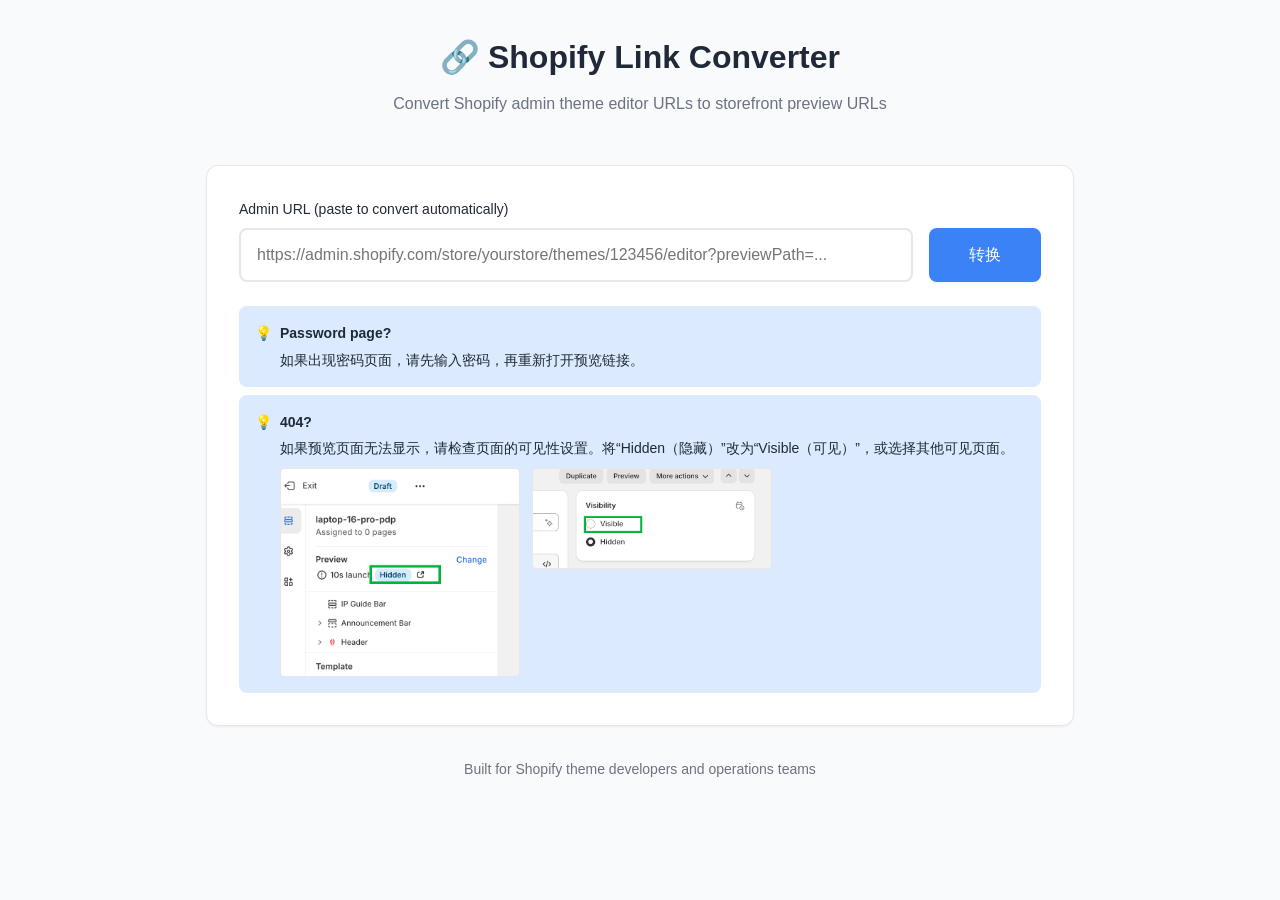
<file: index.html>
<!DOCTYPE html>
<html lang="en">
<head>
  <meta charset="UTF-8">
  <meta name="viewport" content="width=device-width, initial-scale=1.0">
  <meta name="description" content="Convert Shopify admin theme editor URLs to storefront preview URLs">
  <title>Shopify Link Converter</title>
  <link rel="stylesheet" href="css/styles.css">
</head>
<body>
  <div class="container">
    <!-- Header -->
    <header class="header">
      <h1>
        <span>🔗</span>
        Shopify Link Converter
      </h1>
      <p>Convert Shopify admin theme editor URLs to storefront preview URLs</p>
    </header>

    <!-- Single Mode -->
    <div id="singleMode">
      <div class="card">
        <div class="form-group">
          <label class="form-label" for="adminUrl">Admin URL (paste to convert automatically)</label>
          <div class="conversion-input-row">
            <input 
              type="text" 
              class="input" 
              id="adminUrl" 
              placeholder="https://admin.shopify.com/store/yourstore/themes/123456/editor?previewPath=..."
              autocomplete="off"
            >
            <button class="btn" id="convertBtn">
              转换
            </button>
          </div>
        </div>

        <!-- Single Result -->
        <div class="result" id="singleResult">
          <div class="result-header success">
            <span class="result-icon">✓</span>
            <span>转换成功</span>
          </div>

          <div class="form-group preview-output">
            <label class="form-label">店铺预览链接</label>
            <div class="output-group">
              <input 
                type="text" 
                class="input" 
                id="storefrontUrl" 
                readonly
              >
              <div class="output-actions">
                <button class="btn-icon" id="copyBtn" title="复制链接">
                  <svg width="18" height="18" viewBox="0 0 24 24" fill="none" stroke="currentColor" stroke-width="2">
                    <rect x="9" y="9" width="13" height="13" rx="2" ry="2"></rect>
                    <path d="M5 15H4a2 2 0 0 1-2-2V4a2 2 0 0 1 2-2h9a2 2 0 0 1 2 2v1"></path>
                  </svg>
                </button>
                <button class="btn-icon" id="openBtn" title="在新标签页打开">
                  <svg width="18" height="18" viewBox="0 0 24 24" fill="none" stroke="currentColor" stroke-width="2">
                    <path d="M18 13v6a2 2 0 0 1-2 2H5a2 2 0 0 1-2-2V8a2 2 0 0 1 2-2h6"></path>
                    <polyline points="15 3 21 3 21 9"></polyline>
                    <line x1="10" y1="14" x2="21" y2="3"></line>
                  </svg>
                </button>
              </div>
            </div>
          </div>

          <div id="conversionError" class="error-message" hidden></div>
        </div>

        <!-- Tips stay visible even when there is no conversion result. -->
        <div class="tips">
          <div class="tip">
            <span class="tip-icon">💡</span>
            <div class="tip-content">
              <strong>Password page?</strong>
              <p lang="zh-CN">如果出现密码页面，请先输入密码，再重新打开预览链接。</p>
            </div>
          </div>
          <div class="tip">
            <span class="tip-icon">💡</span>
            <div class="tip-content">
              <strong>404?</strong>
              <p lang="zh-CN">如果预览页面无法显示，请检查页面的可见性设置。将“Hidden（隐藏）”改为“Visible（可见）”，或选择其他可见页面。</p>
              <div class="tip-images">
                <img src="assets/image1.png" alt="检查页面是否设为 Hidden（隐藏）">
                <img src="assets/image2.png" alt="将页面改为 Visible（可见）">
              </div>
            </div>
          </div>
        </div>
      </div>
    </div>

    <!-- Footer -->
    <footer class="text-center mt-xl" style="color: var(--text-secondary); font-size: 0.875rem;">
      <p>Built for Shopify theme developers and operations teams</p>
    </footer>
  </div>

  <!-- Scripts -->
  <script src="js/converter.js"></script>
  <script src="js/ui.js"></script>
</body>
</html>
</file>
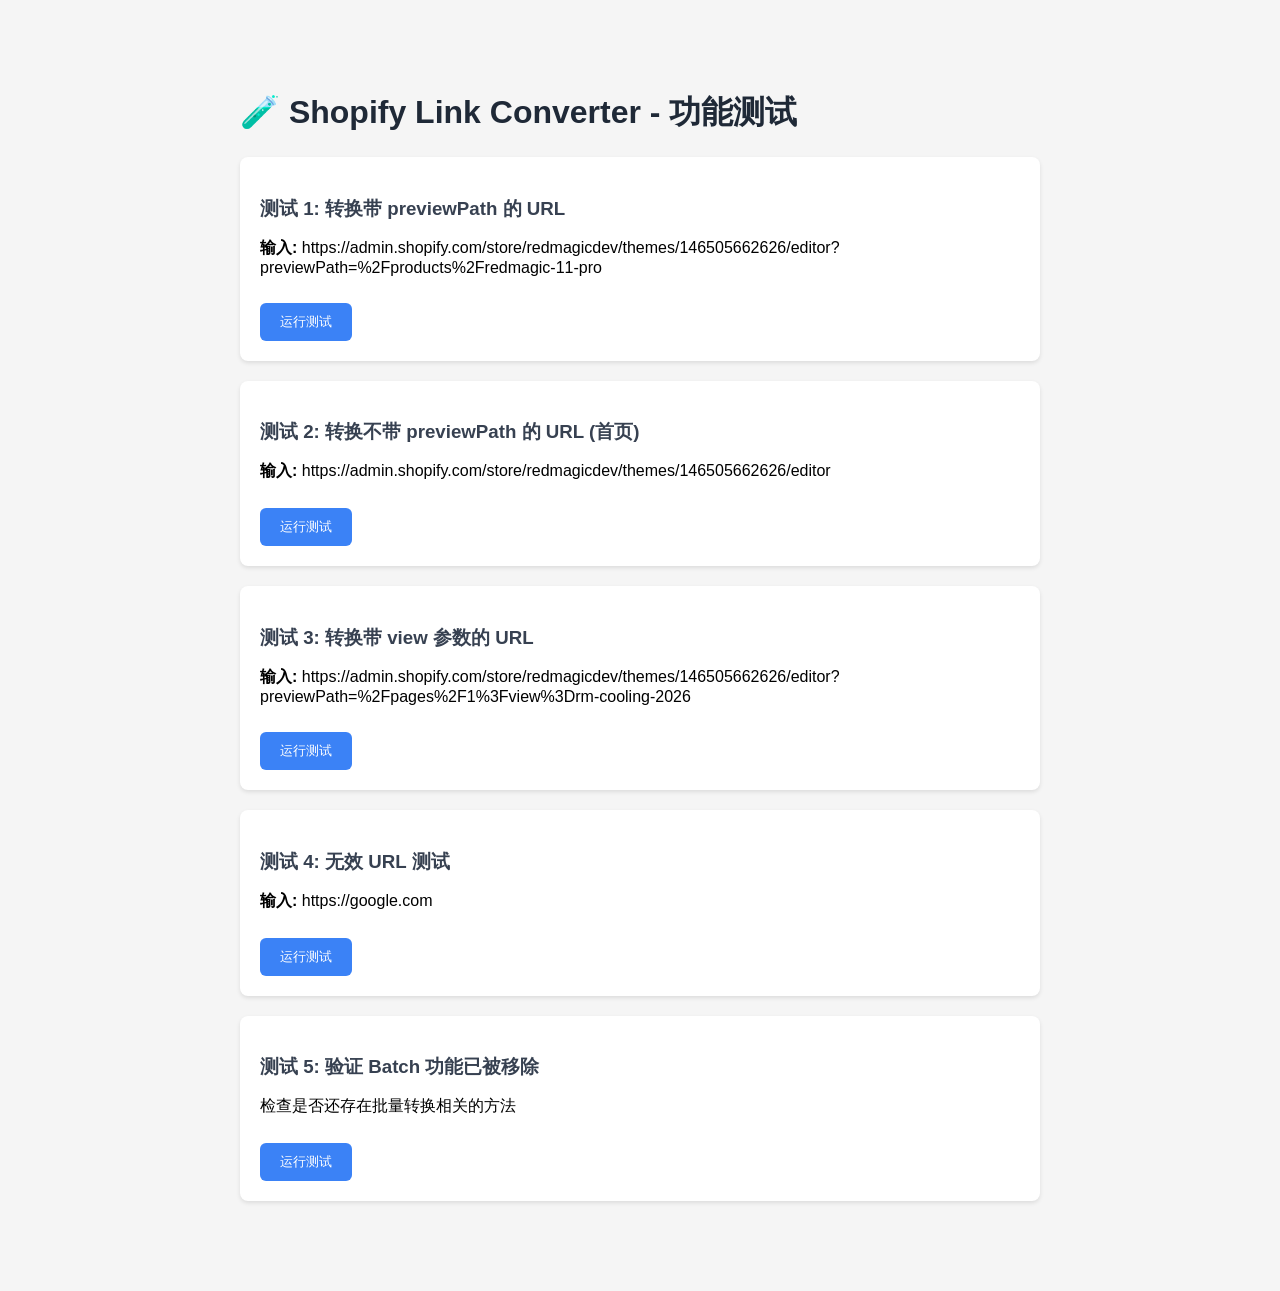
<file: test.html>
<!DOCTYPE html>
<html lang="en">
<head>
  <meta charset="UTF-8">
  <meta name="viewport" content="width=device-width, initial-scale=1.0">
  <title>功能测试 - Shopify Link Converter</title>
  <style>
    body {
      font-family: -apple-system, BlinkMacSystemFont, 'Segoe UI', sans-serif;
      max-width: 800px;
      margin: 50px auto;
      padding: 20px;
      background: #f5f5f5;
    }
    .test-case {
      background: white;
      padding: 20px;
      margin: 20px 0;
      border-radius: 8px;
      box-shadow: 0 2px 4px rgba(0,0,0,0.1);
    }
    .test-result {
      margin-top: 10px;
      padding: 10px;
      border-radius: 4px;
      font-family: monospace;
      font-size: 12px;
    }
    .success {
      background: #d1fae5;
      color: #065f46;
    }
    .error {
      background: #fee2e2;
      color: #991b1b;
    }
    h1 { color: #1f2937; }
    h3 { color: #374151; margin-bottom: 10px; }
    button {
      background: #3b82f6;
      color: white;
      border: none;
      padding: 10px 20px;
      border-radius: 6px;
      cursor: pointer;
      margin-top: 10px;
    }
    button:hover {
      background: #2563eb;
    }
  </style>
</head>
<body>
  <h1>🧪 Shopify Link Converter - 功能测试</h1>
  
  <div class="test-case">
    <h3>测试 1: 转换带 previewPath 的 URL</h3>
    <p><strong>输入:</strong> https://admin.shopify.com/store/redmagicdev/themes/146505662626/editor?previewPath=%2Fproducts%2Fredmagic-11-pro</p>
    <button onclick="runTest1()">运行测试</button>
    <div id="result1" class="test-result" style="display:none;"></div>
  </div>

  <div class="test-case">
    <h3>测试 2: 转换不带 previewPath 的 URL (首页)</h3>
    <p><strong>输入:</strong> https://admin.shopify.com/store/redmagicdev/themes/146505662626/editor</p>
    <button onclick="runTest2()">运行测试</button>
    <div id="result2" class="test-result" style="display:none;"></div>
  </div>

  <div class="test-case">
    <h3>测试 3: 转换带 view 参数的 URL</h3>
    <p><strong>输入:</strong> https://admin.shopify.com/store/redmagicdev/themes/146505662626/editor?previewPath=%2Fpages%2F1%3Fview%3Drm-cooling-2026</p>
    <button onclick="runTest3()">运行测试</button>
    <div id="result3" class="test-result" style="display:none;"></div>
  </div>

  <div class="test-case">
    <h3>测试 4: 无效 URL 测试</h3>
    <p><strong>输入:</strong> https://google.com</p>
    <button onclick="runTest4()">运行测试</button>
    <div id="result4" class="test-result" style="display:none;"></div>
  </div>

  <div class="test-case">
    <h3>测试 5: 验证 Batch 功能已被移除</h3>
    <p>检查是否还存在批量转换相关的方法</p>
    <button onclick="runTest5()">运行测试</button>
    <div id="result5" class="test-result" style="display:none;"></div>
  </div>

  <script src="js/converter.js"></script>
  <script>
    const converter = new ShopifyLinkConverter();

    function runTest1() {
      const result = converter.convert('https://admin.shopify.com/store/redmagicdev/themes/146505662626/editor?previewPath=%2Fproducts%2Fredmagic-11-pro');
      const div = document.getElementById('result1');
      div.style.display = 'block';
      
      if (result.success && result.storefrontUrl === 'https://redmagicdev.myshopify.com/products/redmagic-11-pro?preview_theme_id=146505662626') {
        div.className = 'test-result success';
        div.innerHTML = `✅ 测试通过！<br>输出: ${result.storefrontUrl}<br>页面类型: ${result.details.pageType}`;
      } else {
        div.className = 'test-result error';
        div.innerHTML = `❌ 测试失败！<br>${JSON.stringify(result, null, 2)}`;
      }
    }

    function runTest2() {
      const result = converter.convert('https://admin.shopify.com/store/redmagicdev/themes/146505662626/editor');
      const div = document.getElementById('result2');
      div.style.display = 'block';
      
      if (result.success && result.storefrontUrl === 'https://redmagicdev.myshopify.com/?preview_theme_id=146505662626') {
        div.className = 'test-result success';
        div.innerHTML = `✅ 测试通过！<br>输出: ${result.storefrontUrl}<br>页面类型: ${result.details.pageType}`;
      } else {
        div.className = 'test-result error';
        div.innerHTML = `❌ 测试失败！<br>${JSON.stringify(result, null, 2)}`;
      }
    }

    function runTest3() {
      const result = converter.convert('https://admin.shopify.com/store/redmagicdev/themes/146505662626/editor?previewPath=%2Fpages%2F1%3Fview%3Drm-cooling-2026');
      const div = document.getElementById('result3');
      div.style.display = 'block';
      
      if (result.success && result.storefrontUrl.includes('view=rm-cooling-2026')) {
        div.className = 'test-result success';
        div.innerHTML = `✅ 测试通过！<br>输出: ${result.storefrontUrl}<br>View 参数: ${result.details.view}`;
      } else {
        div.className = 'test-result error';
        div.innerHTML = `❌ 测试失败！<br>${JSON.stringify(result, null, 2)}`;
      }
    }

    function runTest4() {
      const result = converter.convert('https://google.com');
      const div = document.getElementById('result4');
      div.style.display = 'block';
      
      if (!result.success && result.error) {
        div.className = 'test-result success';
        div.innerHTML = `✅ 测试通过！正确识别无效 URL<br>错误信息: ${result.error}`;
      } else {
        div.className = 'test-result error';
        div.innerHTML = `❌ 测试失败！应该返回错误`;
      }
    }

    function runTest5() {
      const div = document.getElementById('result5');
      div.style.display = 'block';
      
      const hasBatchConvert = typeof converter.batchConvert === 'function';
      const hasExportToCSV = typeof converter.exportToCSV === 'function';
      const hasDownloadCSV = typeof converter.downloadCSV === 'function';
      
      if (!hasBatchConvert && !hasExportToCSV && !hasDownloadCSV) {
        div.className = 'test-result success';
        div.innerHTML = `✅ 测试通过！所有批量转换方法已被成功移除<br>
          - batchConvert: ${hasBatchConvert ? '存在 ❌' : '已移除 ✅'}<br>
          - exportToCSV: ${hasExportToCSV ? '存在 ❌' : '已移除 ✅'}<br>
          - downloadCSV: ${hasDownloadCSV ? '存在 ❌' : '已移除 ✅'}`;
      } else {
        div.className = 'test-result error';
        div.innerHTML = `❌ 测试失败！仍存在批量转换方法<br>
          - batchConvert: ${hasBatchConvert ? '存在 ❌' : '已移除 ✅'}<br>
          - exportToCSV: ${hasExportToCSV ? '存在 ❌' : '已移除 ✅'}<br>
          - downloadCSV: ${hasDownloadCSV ? '存在 ❌' : '已移除 ✅'}`;
      }
    }
  </script>
</body>
</html>
</file>
<file: css/styles.css>
/**
 * Shopify Link Converter - Styles
 * Modern, minimal design with smooth interactions
 */

/* ==================== Variables ==================== */
:root {
  /* Colors */
  --primary: #3B82F6;
  --primary-hover: #2563EB;
  --primary-light: #DBEAFE;
  --success: #10B981;
  --success-light: #D1FAE5;
  --error: #EF4444;
  --error-light: #FEE2E2;
  --warning: #F59E0B;
  --info: #3B82F6;
  
  /* Neutrals */
  --bg: #FFFFFF;
  --bg-secondary: #F9FAFB;
  --card: #FFFFFF;
  --border: #E5E7EB;
  --text: #1F2937;
  --text-secondary: #6B7280;
  --text-light: #9CA3AF;
  
  /* Spacing */
  --spacing-xs: 0.25rem;
  --spacing-sm: 0.5rem;
  --spacing-md: 1rem;
  --spacing-lg: 1.5rem;
  --spacing-xl: 2rem;
  --spacing-2xl: 3rem;
  
  /* Border radius */
  --radius-sm: 0.375rem;
  --radius-md: 0.5rem;
  --radius-lg: 0.75rem;
  --radius-xl: 1rem;
  
  /* Shadows */
  --shadow-sm: 0 1px 2px 0 rgba(0, 0, 0, 0.05);
  --shadow-md: 0 4px 6px -1px rgba(0, 0, 0, 0.1), 0 2px 4px -1px rgba(0, 0, 0, 0.06);
  --shadow-lg: 0 10px 15px -3px rgba(0, 0, 0, 0.1), 0 4px 6px -2px rgba(0, 0, 0, 0.05);
  
  /* Transitions */
  --transition: all 0.2s ease;
}

/* ==================== Reset & Base ==================== */
* {
  margin: 0;
  padding: 0;
  box-sizing: border-box;
}

body {
  font-family: -apple-system, BlinkMacSystemFont, 'Segoe UI', 'Roboto', 'Oxygen',
    'Ubuntu', 'Cantarell', 'Fira Sans', 'Droid Sans', 'Helvetica Neue', sans-serif;
  -webkit-font-smoothing: antialiased;
  -moz-osx-font-smoothing: grayscale;
  background: var(--bg-secondary);
  color: var(--text);
  line-height: 1.6;
  min-height: 100vh;
}

/* ==================== Layout ==================== */
.container {
  max-width: 900px;
  margin: 0 auto;
  padding: var(--spacing-xl) var(--spacing-md);
}

/* ==================== Header ==================== */
.header {
  text-align: center;
  margin-bottom: var(--spacing-2xl);
}

.header h1 {
  font-size: 2rem;
  font-weight: 700;
  color: var(--text);
  margin-bottom: var(--spacing-sm);
  display: flex;
  align-items: center;
  justify-content: center;
  gap: var(--spacing-sm);
}

.header p {
  color: var(--text-secondary);
  font-size: 1rem;
}

/* ==================== Cards ==================== */
.card {
  background: var(--card);
  border-radius: var(--radius-lg);
  padding: var(--spacing-xl);
  box-shadow: var(--shadow-sm);
  border: 1px solid var(--border);
  margin-bottom: var(--spacing-lg);
}

/* ==================== Form Elements ==================== */
.form-group {
  margin-bottom: var(--spacing-lg);
}

.conversion-input-row {
  display: flex;
  gap: var(--spacing-md);
}

.conversion-input-row .input {
  flex: 1;
  min-width: 0;
}

.conversion-input-row .btn {
  flex: 0 0 auto;
  width: 112px;
  white-space: nowrap;
}

.form-label {
  display: block;
  font-weight: 500;
  color: var(--text);
  margin-bottom: var(--spacing-sm);
  font-size: 0.875rem;
}

.input,
.textarea {
  width: 100%;
  padding: var(--spacing-md);
  border: 2px solid var(--border);
  border-radius: var(--radius-md);
  font-size: 1rem;
  font-family: inherit;
  transition: var(--transition);
  background: var(--bg);
}

.input:focus,
.textarea:focus {
  outline: none;
  border-color: var(--primary);
  box-shadow: 0 0 0 3px var(--primary-light);
}

.textarea {
  min-height: 150px;
  resize: vertical;
  font-family: 'SF Mono', Monaco, 'Cascadia Code', 'Roboto Mono', Consolas, 'Courier New', monospace;
  font-size: 0.875rem;
  line-height: 1.5;
}

.input[readonly] {
  background: var(--bg-secondary);
  color: var(--text-secondary);
}

/* ==================== Buttons ==================== */
.btn {
  display: inline-flex;
  align-items: center;
  justify-content: center;
  gap: var(--spacing-sm);
  padding: var(--spacing-md) var(--spacing-lg);
  background: var(--primary);
  color: white;
  border: none;
  border-radius: var(--radius-md);
  font-size: 1rem;
  font-weight: 500;
  cursor: pointer;
  transition: var(--transition);
  box-shadow: var(--shadow-sm);
}

.btn:hover:not(:disabled) {
  background: var(--primary-hover);
  transform: translateY(-2px);
  box-shadow: var(--shadow-md);
}

.btn:active:not(:disabled) {
  transform: translateY(0);
}

.btn:disabled {
  opacity: 0.6;
  cursor: not-allowed;
}

.btn-secondary {
  background: var(--bg);
  color: var(--text);
  border: 2px solid var(--border);
}

.btn-secondary:hover:not(:disabled) {
  background: var(--bg-secondary);
  border-color: var(--text-light);
}

.btn-icon {
  padding: var(--spacing-sm);
  background: transparent;
  color: var(--text-secondary);
  border: none;
  border-radius: var(--radius-sm);
  cursor: pointer;
  transition: var(--transition);
  display: inline-flex;
  align-items: center;
  justify-content: center;
}

.btn-icon:hover {
  background: var(--bg-secondary);
  color: var(--primary);
}

.btn-group {
  display: flex;
  gap: var(--spacing-sm);
  flex-wrap: wrap;
}

/* ==================== Results ==================== */
.result {
  display: none;
  margin-top: var(--spacing-xl);
}

.result.active {
  display: block;
  animation: slideIn 0.3s ease;
}

.result.error .result-header.success,
.result.error .preview-output {
  display: none;
}

@keyframes slideIn {
  from {
    opacity: 0;
    transform: translateY(-10px);
  }
  to {
    opacity: 1;
    transform: translateY(0);
  }
}

.result-header {
  display: flex;
  align-items: center;
  gap: var(--spacing-sm);
  margin-bottom: var(--spacing-md);
  font-weight: 500;
}

.result-header.success {
  color: var(--success);
}

.result-header.error {
  color: var(--error);
}

.result-icon {
  font-size: 1.25rem;
}

.output-group {
  position: relative;
  margin-bottom: var(--spacing-lg);
}

.output-group .input {
  padding-right: 80px;
}

.output-actions {
  position: absolute;
  right: var(--spacing-sm);
  top: 50%;
  transform: translateY(-50%);
  display: flex;
  gap: var(--spacing-xs);
}

/* ==================== Conversion Details ==================== */
.details {
  background: var(--bg-secondary);
  border-radius: var(--radius-md);
  padding: var(--spacing-md);
  margin-top: var(--spacing-md);
}

.details-title {
  font-size: 0.875rem;
  font-weight: 500;
  color: var(--text-secondary);
  margin-bottom: var(--spacing-sm);
}

.detail-item {
  display: flex;
  justify-content: space-between;
  padding: var(--spacing-sm) 0;
  border-bottom: 1px solid var(--border);
}

.detail-item:last-child {
  border-bottom: none;
}

.detail-label {
  font-size: 0.875rem;
  color: var(--text-secondary);
}

.detail-value {
  font-size: 0.875rem;
  font-weight: 500;
  color: var(--text);
  font-family: 'SF Mono', Monaco, monospace;
}

.error-message {
  padding: var(--spacing-md);
  background: var(--error-light);
  color: var(--error);
  border-radius: var(--radius-md);
  font-size: 0.875rem;
}

.error-text {
  color: var(--error);
}

/* ==================== Toast Notifications ==================== */

.tips {
  margin-top: var(--spacing-lg);
  display: flex;
  flex-direction: column;
  gap: var(--spacing-sm);
}

.tip {
  display: flex;
  align-items: flex-start;
  gap: var(--spacing-sm);
  padding: var(--spacing-md);
  background: var(--primary-light);
  border-radius: var(--radius-md);
  font-size: 0.875rem;
  color: var(--text);
}

.tip-icon {
  flex-shrink: 0;
}

.tip-content {
  min-width: 0;
}

.tip-content p {
  margin-top: var(--spacing-xs);
}

.tip-images {
  display: flex;
  gap: 12px;
  margin-top: var(--spacing-sm);
  flex-wrap: wrap;
  align-items: flex-start;
}

.tip-images img {
  max-width: min(240px, 100%);
  height: auto;
  border-radius: 4px;
  border: 1px solid var(--border);
}

.toast {
  position: fixed;
  bottom: var(--spacing-xl);
  right: var(--spacing-xl);
  padding: var(--spacing-md) var(--spacing-lg);
  background: var(--text);
  color: white;
  border-radius: var(--radius-md);
  box-shadow: var(--shadow-lg);
  z-index: 1000;
  opacity: 0;
  transform: translateY(20px);
  transition: var(--transition);
  max-width: 400px;
}

.toast.show {
  opacity: 1;
  transform: translateY(0);
}

.toast-success {
  background: var(--success);
}

.toast-error {
  background: var(--error);
}

.toast-info {
  background: var(--info);
}

.toast-warning {
  background: var(--warning);
}

/* ==================== Responsive ==================== */
@media (max-width: 768px) {
  .container {
    padding: var(--spacing-md);
  }
  
  .header h1 {
    font-size: 1.5rem;
  }
  
  .card {
    padding: var(--spacing-md);
  }
  
  .btn-group {
    flex-direction: column;
  }

  .conversion-input-row {
    flex-direction: column;
  }
  
  .btn,
  .conversion-input-row .btn {
    width: 100%;
  }
  
  .toast {
    left: var(--spacing-md);
    right: var(--spacing-md);
    bottom: var(--spacing-md);
  }
}

/* ==================== Utilities ==================== */
.text-center {
  text-align: center;
}

.mt-sm { margin-top: var(--spacing-sm); }
.mt-md { margin-top: var(--spacing-md); }
.mt-lg { margin-top: var(--spacing-lg); }
.mt-xl { margin-top: var(--spacing-xl); }

.mb-sm { margin-bottom: var(--spacing-sm); }
.mb-md { margin-bottom: var(--spacing-md); }
.mb-lg { margin-bottom: var(--spacing-lg); }
.mb-xl { margin-bottom: var(--spacing-xl); }
</file>
